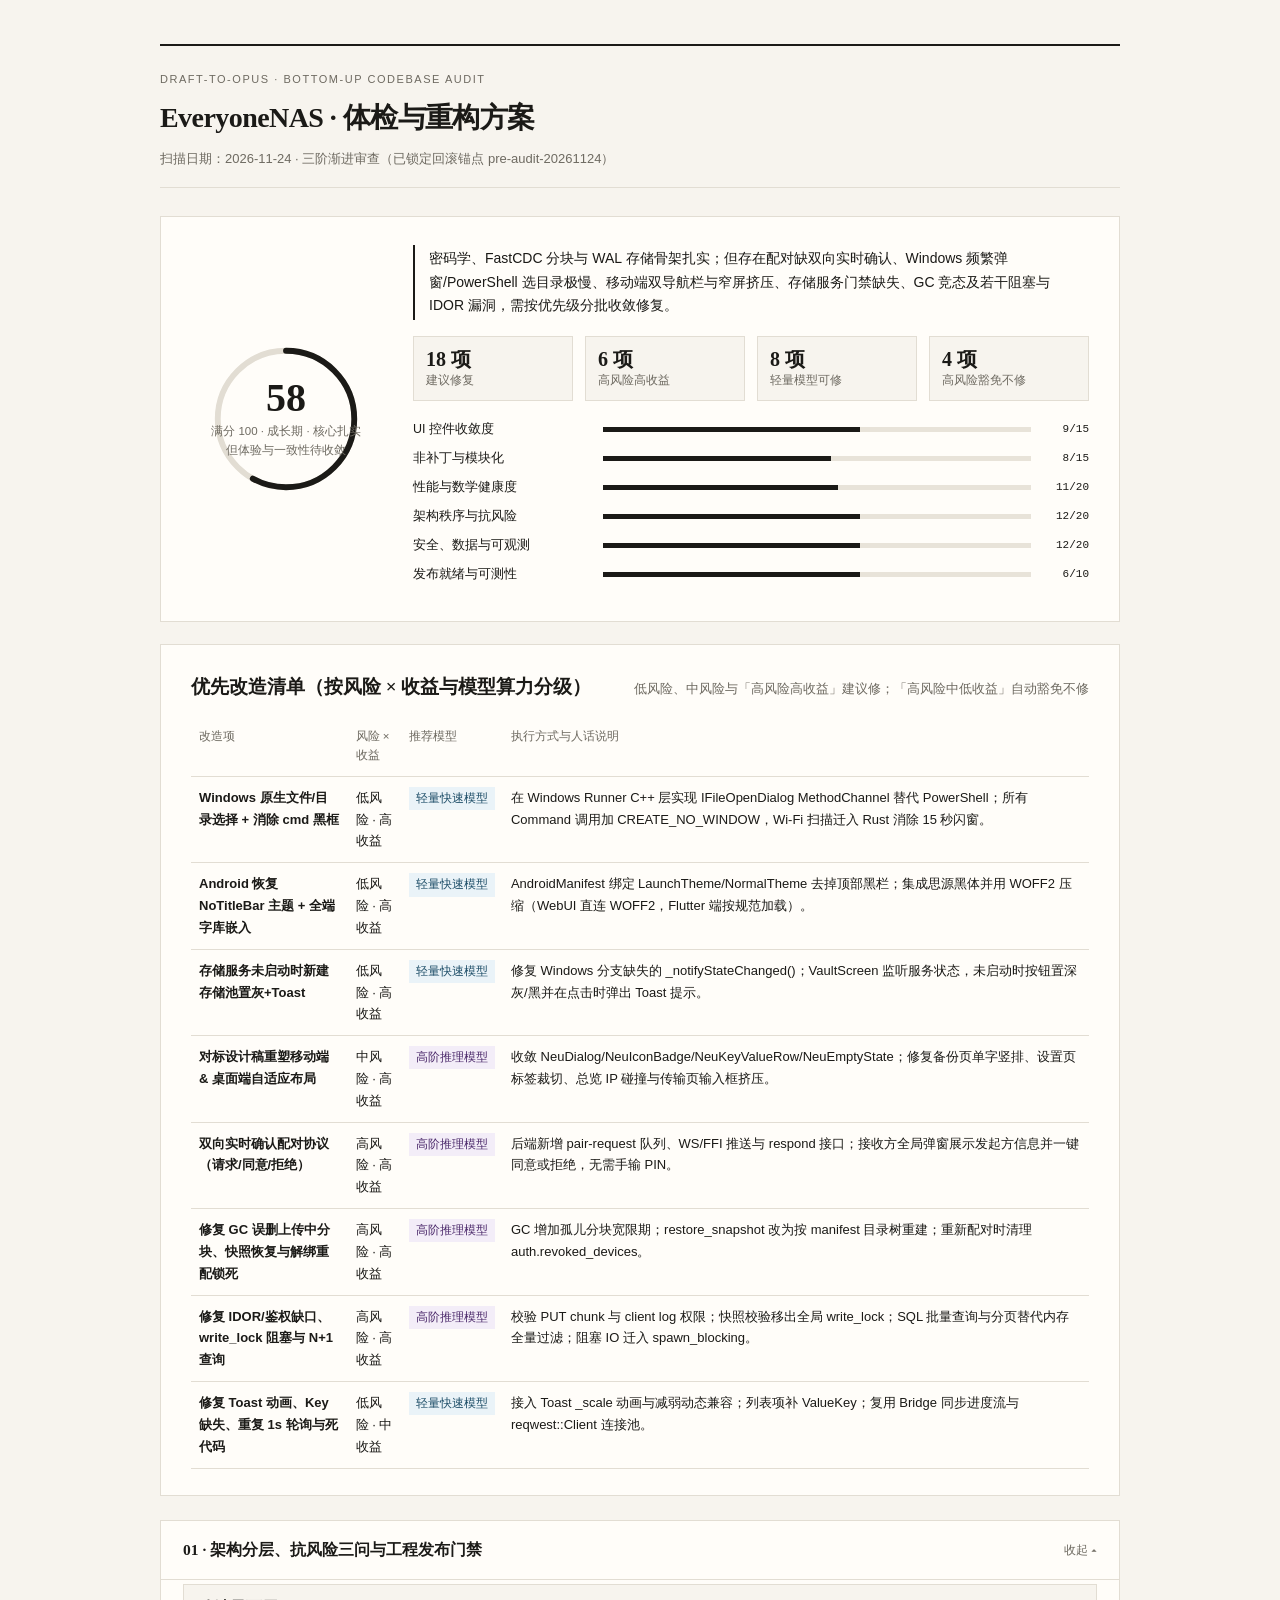
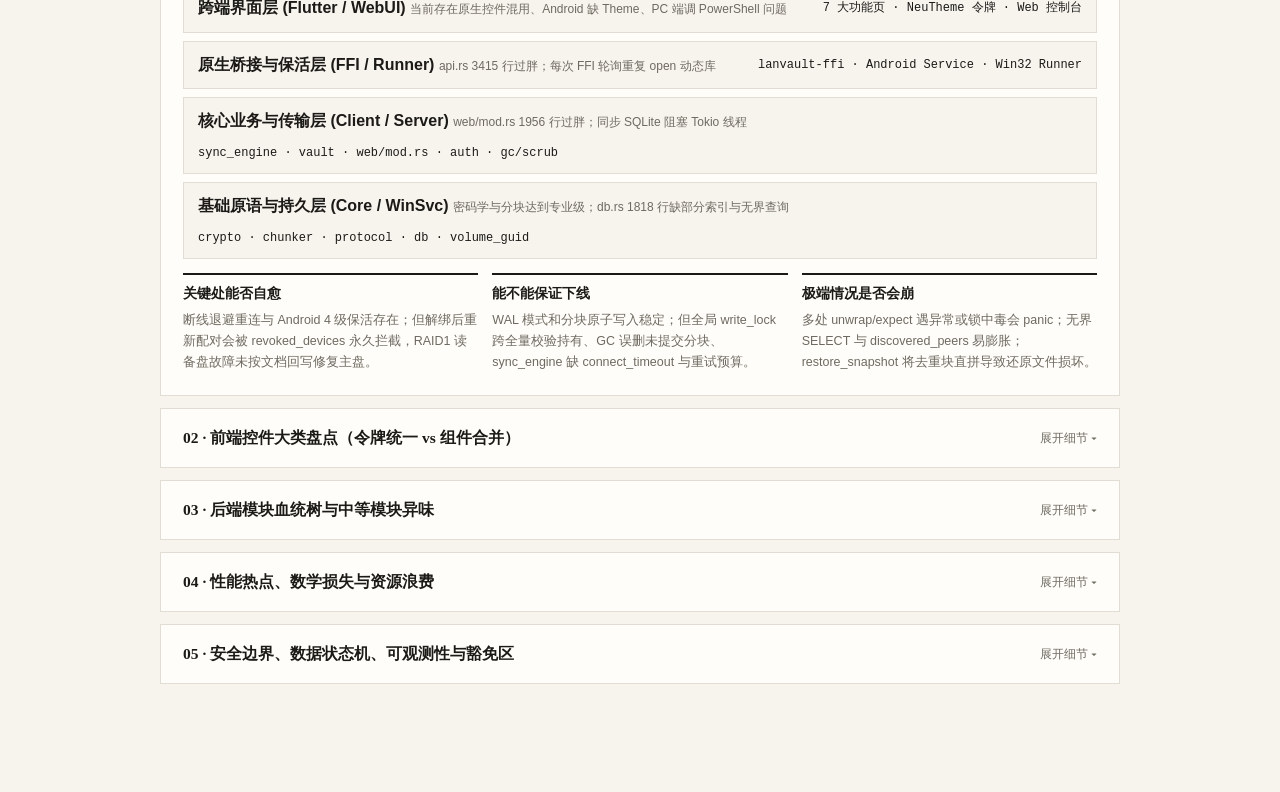
<file: docs/audit-report.html>
<!DOCTYPE html>
<html lang="zh-CN">
<head>
  <meta charset="UTF-8" />
  <meta name="viewport" content="width=device-width, initial-scale=1.0" />
  <title>草稿到作品 · EveryoneNAS 体检与重构方案</title>
  <style>
    :root {
      --paper: #f7f4ee;
      --surface: #fffdf9;
      --ink: #1b1a17;
      --muted: #6e6a61;
      --rule: #e2ddd3;
      --pro: #27593a; --pro-bg: #edf5ef;
      --semi: #945d1f; --semi-bg: #faf3e8;
      --draft: #993730; --draft-bg: #faecea;
      --fast: #1e4e68; --fast-bg: #eaf3f8;
      --opus: #4c2a6b; --opus-bg: #f3edf8;
      --ease: cubic-bezier(0.22, 1, 0.36, 1);
    }
    * { box-sizing: border-box; }
    body {
      margin: 0; background: var(--paper); color: var(--ink);
      font-family: -apple-system, BlinkMacSystemFont, "Segoe UI", "PingFang SC", "Noto Sans SC", sans-serif;
      line-height: 1.68; -webkit-font-smoothing: antialiased; padding: 44px 24px 96px;
    }
    .page { max-width: 960px; margin: 0 auto; }
    .serif { font-family: Georgia, "Songti SC", "Noto Serif SC", serif; }
    .mono { font-family: ui-monospace, "SFMono-Regular", Menlo, Consolas, monospace; font-size: 0.88em; }

    header.masthead { border-top: 2px solid var(--ink); border-bottom: 1px solid var(--rule); padding: 24px 0 18px; margin-bottom: 28px; }
    .kicker { font-size: 11px; letter-spacing: 0.14em; text-transform: uppercase; color: var(--muted); margin-bottom: 6px; }
    h1.title { font-size: 28px; font-weight: 600; margin: 0 0 6px; letter-spacing: -0.02em; }
    .meta-line { color: var(--muted); font-size: 13px; margin: 0; }

    .reveal { opacity: 0; transform: translateY(12px); transition: opacity 0.55s var(--ease), transform 0.55s var(--ease); }
    .reveal.visible { opacity: 1; transform: translateY(0); }

    .hero-card { background: var(--surface); border: 1px solid var(--rule); padding: 28px 30px; margin-bottom: 22px; }
    .summary-spread { display: grid; grid-template-columns: 190px 1fr; gap: 32px; align-items: center; }
    .ring-wrap { position: relative; width: 156px; height: 156px; margin: 0 auto; }
    .ring-wrap svg { transform: rotate(-90deg); width: 156px; height: 156px; }
    .ring-track { fill: none; stroke: var(--rule); stroke-width: 6; }
    .ring-fill { fill: none; stroke: var(--ink); stroke-width: 6; stroke-linecap: round; stroke-dasharray: 440; stroke-dashoffset: 440; transition: stroke-dashoffset 1s var(--ease); }
    .ring-center { position: absolute; inset: 0; display: flex; flex-direction: column; align-items: center; justify-content: center; text-align: center; }
    .ring-num { font-size: 40px; font-weight: 600; line-height: 1; }
    .ring-label { font-size: 11.5px; color: var(--muted); margin-top: 4px; }
    .tldr { border-left: 2px solid var(--ink); padding: 2px 0 2px 14px; font-size: 14px; margin: 0 0 16px; }

    .kpi-quartet { display: grid; grid-template-columns: repeat(4, 1fr); gap: 12px; margin-bottom: 18px; }
    .kpi { background: var(--paper); border: 1px solid var(--rule); padding: 10px 12px; }
    .kpi-val { font-size: 20px; font-weight: 600; line-height: 1.2; }
    .kpi-lbl { font-size: 11.5px; color: var(--muted); }

    .dim-row { display: grid; grid-template-columns: 180px 1fr 48px; gap: 10px; align-items: center; margin-bottom: 8px; font-size: 12.5px; }
    .dim-track { height: 5px; background: #e8e3d9; overflow: hidden; }
    .dim-fill { height: 100%; width: 0%; background: var(--ink); transition: width 0.85s var(--ease); }

    .action-box { background: var(--surface); border: 1px solid var(--rule); padding: 26px 30px; margin-bottom: 24px; }
    .sec-head { display: flex; justify-content: space-between; align-items: baseline; flex-wrap: wrap; gap: 10px; margin-bottom: 14px; }
    .sec-head h2 { font-size: 19px; margin: 0; font-weight: 600; }
    .sec-sub { font-size: 13px; color: var(--muted); margin: 0; }

    details.drawer { background: var(--surface); border: 1px solid var(--rule); margin-bottom: 12px; }
    details.drawer > summary {
      cursor: pointer; list-style: none; padding: 16px 22px; font-size: 15.5px; font-weight: 600;
      display: flex; justify-content: space-between; align-items: center;
    }
    details.drawer > summary::-webkit-details-marker { display: none; }
    details.drawer > summary::after { content: "展开细节 ▾"; font-size: 12px; font-weight: 400; color: var(--muted); }
    details.drawer[open] > summary::after { content: "收起 ▴"; }
    .drawer-body { padding: 4px 22px 22px; border-top: 1px solid var(--rule); }

    table { width: 100%; border-collapse: collapse; font-size: 13px; }
    th, td { text-align: left; padding: 10px 8px; border-bottom: 1px solid var(--rule); vertical-align: top; }
    th { font-size: 11.5px; color: var(--muted); font-weight: 500; }

    .tag { display: inline-block; padding: 2px 7px; font-size: 11.5px; font-weight: 500; white-space: nowrap; }
    .tag-pro { color: var(--pro); background: var(--pro-bg); }
    .tag-semi { color: var(--semi); background: var(--semi-bg); }
    .tag-draft { color: var(--draft); background: var(--draft-bg); }
    .tag-fast { color: var(--fast); background: var(--fast-bg); }
    .tag-opus { color: var(--opus); background: var(--opus-bg); }

    .arch-layer { background: var(--paper); border: 1px solid var(--rule); padding: 10px 14px; margin-bottom: 8px; display: flex; justify-content: space-between; align-items: center; flex-wrap: wrap; gap: 8px; }
    .res-grid { display: grid; grid-template-columns: repeat(3, 1fr); gap: 14px; margin-top: 14px; }
    .res-card { border-top: 2px solid var(--ink); padding-top: 8px; }
    .res-card h3 { font-size: 13.5px; margin: 0 0 4px; }
    .res-card p { font-size: 12.5px; color: var(--muted); margin: 0; }

    details.tree-node { margin-left: 16px; border-left: 1px solid var(--rule); padding-left: 12px; margin-top: 4px; }
    details.tree-node > summary { cursor: pointer; list-style: none; font-size: 13px; padding: 3px 0; }
    .tree-leaf { margin-left: 16px; padding: 3px 0 3px 12px; border-left: 1px solid var(--rule); font-size: 13px; }

    @media (max-width: 760px) {
      .summary-spread, .kpi-quartet, .res-grid { grid-template-columns: 1fr; }
    }
  </style>
</head>
<body>
  <div class="page">
    <header class="masthead reveal">
      <div class="kicker">Draft-to-Opus · Bottom-Up Codebase Audit</div>
      <h1 class="title serif" id="project-title">EveryoneNAS · 体检与重构方案</h1>
      <p class="meta-line" id="project-meta">三阶渐进审查（已锁定备份标签 pre-audit-20261124）</p>
    </header>

    <section class="hero-card reveal">
      <div class="summary-spread">
        <div class="ring-wrap">
          <svg viewBox="0 0 160 160">
            <circle class="ring-track" cx="80" cy="80" r="70" />
            <circle class="ring-fill" id="score-ring" cx="80" cy="80" r="70" />
          </svg>
          <div class="ring-center">
            <div class="ring-num serif" id="score-num">0</div>
            <div class="ring-label" id="score-verdict">评估中</div>
          </div>
        </div>
        <div>
          <p class="tldr" id="plain-summary"></p>
          <div class="kpi-quartet" id="kpi-quartet"></div>
          <div id="dim-bars"></div>
        </div>
      </div>
    </section>

    <section class="action-box reveal">
      <div class="sec-head">
        <h2 class="serif">优先改造清单（按风险 × 收益与模型算力分级）</h2>
        <p class="sec-sub">低风险、中风险与「高风险高收益」建议修；「高风险中低收益」自动豁免不修</p>
      </div>
      <table>
        <thead><tr><th>改造项</th><th>风险 × 收益</th><th>推荐模型</th><th>执行方式与人话说明</th></tr></thead>
        <tbody id="action-body"></tbody>
      </table>
    </section>

    <details class="drawer reveal" open>
      <summary class="serif">01 · 架构分层、抗风险三问与工程发布门禁</summary>
      <div class="drawer-body">
        <div id="arch-stack"></div>
        <div class="res-grid" id="resilience-cards"></div>
      </div>
    </details>

    <details class="drawer reveal">
      <summary class="serif">02 · 前端控件大类盘点（令牌统一 vs 组件合并）</summary>
      <div class="drawer-body">
        <table>
          <thead><tr><th>控件大类</th><th>现状</th><th>建议</th><th>说明</th></tr></thead>
          <tbody id="frontend-body"></tbody>
        </table>
      </div>
    </details>

    <details class="drawer reveal">
      <summary class="serif">03 · 后端模块血统树与中等模块异味</summary>
      <div class="drawer-body">
        <p style="font-size:12.5px;color:var(--muted);margin:8px 0 12px;">
          <span class="tag tag-pro">专业</span> 可复用 · <span class="tag tag-semi">半手写</span> 带补丁 · <span class="tag tag-draft">手写草稿</span> 建议重写
        </p>
        <div id="backend-tree"></div>
      </div>
    </details>

    <details class="drawer reveal">
      <summary class="serif">04 · 性能热点、数学损失与资源浪费</summary>
      <div class="drawer-body">
        <table>
          <thead><tr><th>类型与位置</th><th>问题</th><th>改良方案</th><th>实际影响</th></tr></thead>
          <tbody id="perf-body"></tbody>
        </table>
      </div>
    </details>

    <details class="drawer reveal">
      <summary class="serif">05 · 安全边界、数据状态机、可观测性与豁免区</summary>
      <div class="drawer-body">
        <table>
          <thead><tr><th>审查域与位置</th><th>问题</th><th>修复建议</th><th>潜在后果</th></tr></thead>
          <tbody id="audit-body"></tbody>
        </table>
        <h4 style="font-size:13.5px;margin:18px 0 8px;">虽然丑但别乱动（高风险 × 中低收益豁免）</h4>
        <ul id="exemption-list" style="margin:0;padding-left:18px;font-size:13px;color:var(--muted);"></ul>
      </div>
    </details>
  </div>

  <script>
    window.REPORT_DATA = {
      projectName: "EveryoneNAS",
      scanDate: "2026-11-24",
      totalScore: 58,
      verdict: "成长期 · 核心扎实但体验与一致性待收敛",
      plainSummary: "密码学、FastCDC 分块与 WAL 存储骨架扎实；但存在配对缺双向实时确认、Windows 频繁弹窗/PowerShell 选目录极慢、移动端双导航栏与窄屏挤压、存储服务门禁缺失、GC 竞态及若干阻塞与 IDOR 漏洞，需按优先级分批收敛修复。",
      kpis: [
        { val: "18 项", lbl: "建议修复" },
        { val: "6 项", lbl: "高风险高收益" },
        { val: "8 项", lbl: "轻量模型可修" },
        { val: "4 项", lbl: "高风险豁免不修" }
      ],
      dimensions: [
        { name: "UI 控件收敛度", score: 9, max: 15 },
        { name: "非补丁与模块化", score: 8, max: 15 },
        { name: "性能与数学健康度", score: 11, max: 20 },
        { name: "架构秩序与抗风险", score: 12, max: 20 },
        { name: "安全、数据与可观测", score: 12, max: 20 },
        { name: "发布就绪与可测性", score: 6, max: 10 }
      ],
      actions: [
        { name: "Windows 原生文件/目录选择 + 消除 cmd 黑框", riskPayoff: "低风险 · 高收益", model: "fast", desc: "在 Windows Runner C++ 层实现 IFileOpenDialog MethodChannel 替代 PowerShell；所有 Command 调用加 CREATE_NO_WINDOW，Wi-Fi 扫描迁入 Rust 消除 15 秒闪窗。" },
        { name: "Android 恢复 NoTitleBar 主题 + 全端字库嵌入", riskPayoff: "低风险 · 高收益", model: "fast", desc: "AndroidManifest 绑定 LaunchTheme/NormalTheme 去掉顶部黑栏；集成思源黑体并用 WOFF2 压缩（WebUI 直连 WOFF2，Flutter 端按规范加载）。" },
        { name: "存储服务未启动时新建存储池置灰+Toast", riskPayoff: "低风险 · 高收益", model: "fast", desc: "修复 Windows 分支缺失的 _notifyStateChanged()；VaultScreen 监听服务状态，未启动时按钮置深灰/黑并在点击时弹出 Toast 提示。" },
        { name: "对标设计稿重塑移动端 & 桌面端自适应布局", riskPayoff: "中风险 · 高收益", model: "opus", desc: "收敛 NeuDialog/NeuIconBadge/NeuKeyValueRow/NeuEmptyState；修复备份页单字竖排、设置页标签裁切、总览 IP 碰撞与传输页输入框挤压。" },
        { name: "双向实时确认配对协议（请求/同意/拒绝）", riskPayoff: "高风险 · 高收益", model: "opus", desc: "后端新增 pair-request 队列、WS/FFI 推送与 respond 接口；接收方全局弹窗展示发起方信息并一键同意或拒绝，无需手输 PIN。" },
        { name: "修复 GC 误删上传中分块、快照恢复与解绑重配锁死", riskPayoff: "高风险 · 高收益", model: "opus", desc: "GC 增加孤儿分块宽限期；restore_snapshot 改为按 manifest 目录树重建；重新配对时清理 auth.revoked_devices。" },
        { name: "修复 IDOR/鉴权缺口、write_lock 阻塞与 N+1 查询", riskPayoff: "高风险 · 高收益", model: "opus", desc: "校验 PUT chunk 与 client log 权限；快照校验移出全局 write_lock；SQL 批量查询与分页替代内存全量过滤；阻塞 IO 迁入 spawn_blocking。" },
        { name: "修复 Toast 动画、Key 缺失、重复 1s 轮询与死代码", riskPayoff: "低风险 · 中收益", model: "fast", desc: "接入 Toast _scale 动画与减弱动态兼容；列表项补 ValueKey；复用 Bridge 同步进度流与 reqwest::Client 连接池。" }
      ],
      archLayers: [
        { title: "跨端界面层 (Flutter / WebUI)", items: ["7 大功能页", "NeuTheme 令牌", "Web 控制台"], note: "当前存在原生控件混用、Android 缺 Theme、PC 端调 PowerShell 问题" },
        { title: "原生桥接与保活层 (FFI / Runner)", items: ["lanvault-ffi", "Android Service", "Win32 Runner"], note: "api.rs 3415 行过胖；每次 FFI 轮询重复 open 动态库" },
        { title: "核心业务与传输层 (Client / Server)", items: ["sync_engine", "vault", "web/mod.rs", "auth", "gc/scrub"], note: "web/mod.rs 1956 行过胖；同步 SQLite 阻塞 Tokio 线程" },
        { title: "基础原语与持久层 (Core / WinSvc)", items: ["crypto", "chunker", "protocol", "db", "volume_guid"], note: "密码学与分块达到专业级；db.rs 1818 行缺部分索引与无界查询" }
      ],
      resilience: [
        { title: "关键处能否自愈", body: "断线退避重连与 Android 4 级保活存在；但解绑后重新配对会被 revoked_devices 永久拦截，RAID1 读备盘故障未按文档回写修复主盘。" },
        { title: "能不能保证下线", body: "WAL 模式和分块原子写入稳定；但全局 write_lock 跨全量校验持有、GC 误删未提交分块、sync_engine 缺 connect_timeout 与重试预算。" },
        { title: "极端情况是否会崩", body: "多处 unwrap/expect 遇异常或锁中毒会 panic；无界 SELECT 与 discovered_peers 易膨胀；restore_snapshot 将去重块直拼导致还原文件损坏。" }
      ],
      frontendInventory: [
        { category: "弹窗 Overlay", variants: "showDialog 与 showNeuDialog 混用，4 处手写 Dialog 头部", action: "合并标准组件", note: "收敛为统一 NeuDialog 并内置滚动保护，防止小屏溢出。" },
        { category: "标签与筛选导航", variants: "NeuSegmentedControl 与设置页手写水平胶囊条并存", action: "合并标准组件", note: "修复设置页右侧标签裁切、设备页分段文本截断与 15px 芯片关闭热区。" },
        { category: "列表行与状态展示", variants: "4 套信息行实现、7 处手写空状态盒、20+ 处图标徽章", action: "合并标准组件", note: "提取 NeuIconBadge / NeuKeyValueRow / NeuEmptyState，消除备份页单字竖排挤压。" },
        { category: "基础令牌与反馈", variants: "NeuToast 未用 _scale、多处硬编码色值与间距", action: "仅统一令牌", note: "收敛到 NeuTokens / NeuMotion，修正 healthy 按钮白字对比度。" }
      ],
      backendTree: {
        name: "lanvault-ffi / api.rs (3415行)", provenance: "draft", desc: "God 文件；含同步 IO 阻塞、重复 Database::open 与损坏的 restore_snapshot",
        children: [
          { name: "lanvault-core / crypto & chunker & protocol", provenance: "pro", desc: "零化密钥、AEAD、FastCDC 与长度前缀签名" },
          { name: "lanvault-core / db.rs (1818行)", provenance: "semi", desc: "WAL 索引扎实，但含无界查询与未校验符号转换" },
          { name: "lanvault-server / web/mod.rs (1956行)", provenance: "draft", desc: "路由/状态/DTO 混杂；同步查库阻塞与全局 write_lock 争用" },
          { name: "lanvault-server / vault & gc & scrub & auth", provenance: "semi", desc: "存在路径自重叠、GC 竞态、RAID1 未自愈与重配锁死" },
          { name: "lanvault-client / sync_engine & clipboard & scanner", provenance: "semi", desc: "流式管线良好；cache.clear() 悬崖与文件名未清洗" },
          { name: "lanvault-win-svc / main & firewall & volume_guid", provenance: "semi", desc: "Win32 卷标处理专业；netsh 缺 CREATE_NO_WINDOW" }
        ]
      },
      perfLosses: [
        { category: "进程弹窗与冷启动", location: "system_env_helper.dart:128,194,242", issue: "每次选目录/文件拉起 PowerShell 编译 C#；15s 轮询拉起 cmd/netsh", fix: "C++ Runner 原生 IFileOpenDialog + Rust CREATE_NO_WINDOW", impact: "选择目录从数秒降至毫秒级，彻底消除后台闪窗。" },
        { category: "FFI 与轮询开销", location: "lanvault_bridge.dart:1020; dashboard/backup", issue: "每次 FFI 调用 Isolate.run 重新 open 动态库；双页各开 1s 轮询", fix: "共享 Bridge 进度流与后端共享 reqwest::Client", impact: "大幅减少桌面与手机 CPU/内存抖动。" },
        { category: "锁竞争与阻塞异步", location: "web/mod.rs:1107; api.rs:745,2484", issue: "异步线程跑同步 SQLite/ipconfig/Argon2；write_lock 跨全快照校验", fix: "迁入 spawn_blocking，校验与落盘解耦锁粒度", impact: "消除高并发上传或状态轮询时的全服务卡顿。" },
        { category: "N+1 与无界集合", location: "web/mod.rs:154,995; gc.rs:153; sync_engine.rs:562", issue: "每秒 WS 状态 N+1 查卷；内存过滤全量快照；10万缓存整表 clear()", fix: "新增 list_all_volumes、SQL 分页与渐进淘汰", impact: "大库下内存可控且不发生吞吐骤降。" }
      ],
      deepAudit: [
        { domain: "交互契约缺失", location: "web/mod.rs:1521; pairing_screen.dart:114", issue: "仅支持发起方手输 PIN，被配对端无任何弹窗通知", fix: "新增 pair-request 队列、WS/FFI 事件与全局同意/拒绝弹窗", impact: "解决“发起配对另一方毫无反应”的核心痛点。" },
        { domain: "授权与数据隔离", location: "web/mod.rs:900; debug_routes.rs:73", issue: "PUT chunk 未校权限与配额；client 日志上报缺管理员约束", fix: "补齐会话与目标存储池边界校验及限流", impact: "防止非授权已配对设备写满或污染存储池。" },
        { domain: "数据完整性", location: "api.rs:3289; gc.rs:144; vault.rs:123", issue: "restore_snapshot 直拼去重块；GC 删 ref_count=0 上传中块；同池子目录未判重", fix: "按 manifest 重建目录；GC 加宽限期；路径规范化后判重", impact: "保证快照恢复可用、上传不丢块、多盘路径不踩踏。" },
        { domain: "凭据与路径安全", location: "auth.rs:386; clipboard.rs:155; web/mod.rs:1658", issue: "解绑重配永久 401；剪贴板远端文件名未剥离路径穿越；全局剪贴板密钥未轮换", fix: "重配移除吊销集；清洗文件名；解绑时轮换/隔离密钥", impact: "防止设备锁死与任意路径写入风险。" }
      ],
      exemptions: [
        "加密核心 (crates/lanvault-core/src/crypto.rs · 高风险 × 低收益)：Ed25519/X25519/ChaCha20 与 Zeroize 已完备且含单测，保持不动。",
        "FastCDC 分块核心 (crates/lanvault-core/src/chunker.rs · 高风险 × 低收益)：边界校验与流式封包已稳定且含单测，保持不动。",
        "Win32 卷 GUID 解析 (crates/lanvault-win-svc/src/volume_guid.rs · 高风险 × 低收益)：Win32 FFI 与 RAII 句柄处理严谨，保持不动。",
        "Android 底层 JNI / Shizuku / Root 提权桥接 (c_abi.rs JNI 与 privilege/*.kt · 高风险 × 中收益)：已针对 R8 调通且设备端实测可用，本次仅补齐边界不做大改。"
      ]
    };

    const provMap = { pro: ["tag-pro", "专业"], semi: ["tag-semi", "半手写"], draft: ["tag-draft", "手写草稿"] };
    const modelMap = { fast: ["tag-fast", "轻量快速模型"], opus: ["tag-opus", "高阶推理模型"] };

    function renderAll() {
      const d = window.REPORT_DATA;
      document.getElementById("project-title").textContent = `${d.projectName} · 体检与重构方案`;
      document.getElementById("project-meta").textContent = `扫描日期：${d.scanDate} · 三阶渐进审查（已锁定回滚锚点 pre-audit-20261124）`;
      document.getElementById("score-verdict").textContent = `满分 100 · ${d.verdict}`;
      document.getElementById("plain-summary").textContent = d.plainSummary || "";

      const ring = document.getElementById("score-ring");
      setTimeout(() => { ring.style.strokeDashoffset = 440 - (440 * d.totalScore) / 100; }, 100);
      let cur = 0;
      const timer = setInterval(() => {
        cur = Math.min(d.totalScore, cur + Math.max(1, Math.ceil(d.totalScore / 28)));
        document.getElementById("score-num").textContent = cur;
        if (cur >= d.totalScore) clearInterval(timer);
      }, 24);

      document.getElementById("kpi-quartet").innerHTML = (d.kpis || []).map(k =>
        `<div class="kpi"><div class="kpi-val serif">${k.val}</div><div class="kpi-lbl">${k.lbl}</div></div>`).join("");

      document.getElementById("dim-bars").innerHTML = d.dimensions.map(dim => `
        <div class="dim-row">
          <span>${dim.name}</span>
          <div class="dim-track"><div class="dim-fill" data-pct="${(dim.score / dim.max) * 100}"></div></div>
          <span class="mono" style="text-align:right">${dim.score}/${dim.max}</span>
        </div>`).join("");
      setTimeout(() => { document.querySelectorAll(".dim-fill").forEach(el => { el.style.width = el.dataset.pct + "%"; }); }, 160);

      document.getElementById("action-body").innerHTML = (d.actions || []).map(a => {
        const [mCls, mLbl] = modelMap[a.model] || modelMap.fast;
        return `<tr><td><strong>${a.name}</strong></td><td>${a.riskPayoff}</td><td><span class="tag ${mCls}">${mLbl}</span></td><td>${a.desc}</td></tr>`;
      }).join("");

      document.getElementById("arch-stack").innerHTML = (d.archLayers || []).map(l =>
        `<div class="arch-layer"><div><strong>${l.title}</strong> <span style="color:var(--muted);font-size:12px;">${l.note || ""}</span></div><div class="mono" style="font-size:12px;">${(l.items || []).join(" · ")}</div></div>`).join("");

      document.getElementById("resilience-cards").innerHTML = (d.resilience || []).map(r =>
        `<div class="res-card"><h3>${r.title}</h3><p>${r.body}</p></div>`).join("");

      document.getElementById("frontend-body").innerHTML = (d.frontendInventory || []).map(f =>
        `<tr><td><strong>${f.category}</strong></td><td>${f.variants}</td><td>${f.action}</td><td>${f.note}</td></tr>`).join("");

      function buildTree(node) {
        const [cls, lbl] = provMap[node.provenance] || provMap.draft;
        const badge = `<span class="tag ${cls}">${lbl}</span>`;
        if (!node.children || !node.children.length) return `<div class="tree-leaf">${node.name} ${badge} <span style="color:var(--muted)">${node.desc || ""}</span></div>`;
        return `<details class="tree-node" open><summary>${node.name} ${badge} <span style="color:var(--muted)">${node.desc || ""}</span></summary>${node.children.map(buildTree).join("")}</details>`;
      }
      document.getElementById("backend-tree").innerHTML = buildTree(d.backendTree);

      document.getElementById("perf-body").innerHTML = (d.perfLosses || []).map(p =>
        `<tr><td><strong>${p.category}</strong><div class="mono">${p.location}</div></td><td>${p.issue}</td><td>${p.fix}</td><td>${p.impact}</td></tr>`).join("");

      document.getElementById("audit-body").innerHTML = (d.deepAudit || []).map(a =>
        `<tr><td><strong>${a.domain}</strong><div class="mono">${a.location}</div></td><td>${a.issue}</td><td>${a.fix}</td><td>${a.impact}</td></tr>`).join("");

      document.getElementById("exemption-list").innerHTML = (d.exemptions || []).map(e => `<li>${e}</li>`).join("");
    }

    const io = new IntersectionObserver(entries => {
      entries.forEach((e, i) => { if (e.isIntersecting) { setTimeout(() => e.target.classList.add("visible"), i * 50); io.unobserve(e.target); } });
    }, { threshold: 0.06 });
    document.querySelectorAll(".reveal").forEach(el => io.observe(el));
    renderAll();
  </script>
</body>
</html>
</file>
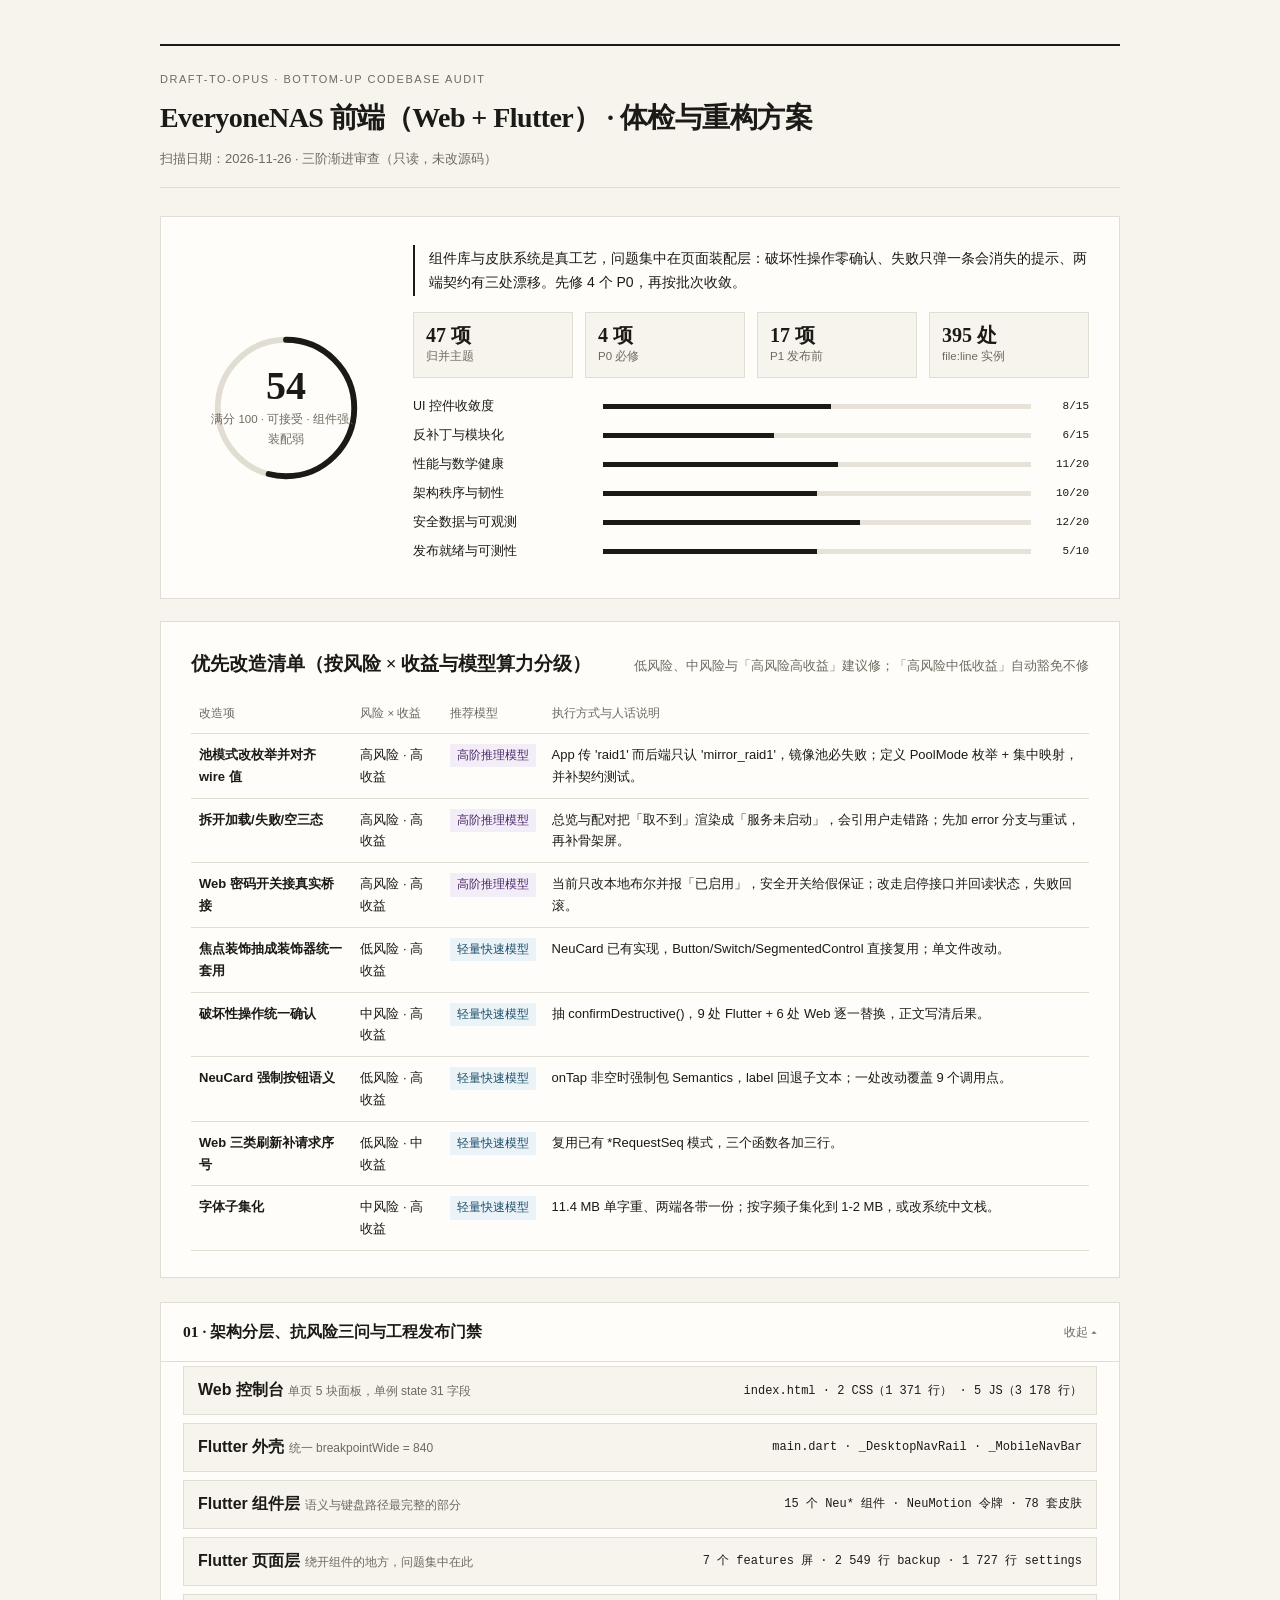
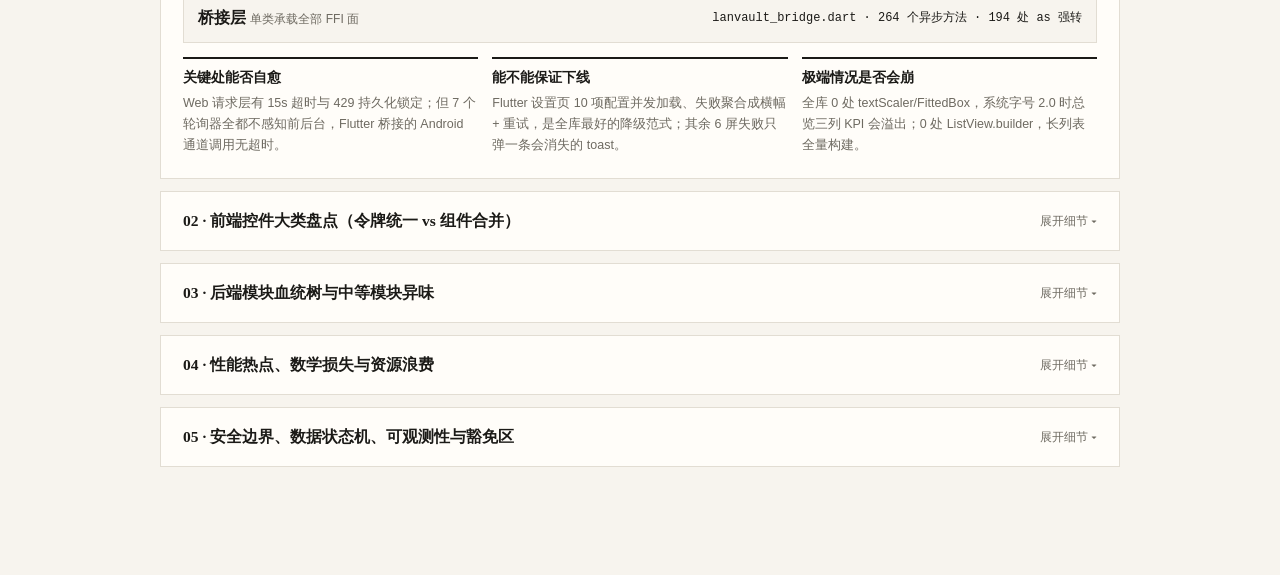
<file: docs/design-audit-2026-11-26.html>
<!DOCTYPE html>
<html lang="zh-CN">
<head>
  <meta charset="UTF-8" />
  <meta name="viewport" content="width=device-width, initial-scale=1.0" />
  <title>草稿到作品 · 体检与重构方案</title>
  <style>
    :root {
      --paper: #f7f4ee;
      --surface: #fffdf9;
      --ink: #1b1a17;
      --muted: #6e6a61;
      --rule: #e2ddd3;
      --pro: #27593a; --pro-bg: #edf5ef;
      --semi: #945d1f; --semi-bg: #faf3e8;
      --draft: #993730; --draft-bg: #faecea;
      --fast: #1e4e68; --fast-bg: #eaf3f8;
      --opus: #4c2a6b; --opus-bg: #f3edf8;
      --ease: cubic-bezier(0.22, 1, 0.36, 1);
    }
    * { box-sizing: border-box; }
    body {
      margin: 0; background: var(--paper); color: var(--ink);
      font-family: -apple-system, BlinkMacSystemFont, "Segoe UI", "PingFang SC", "Noto Sans SC", sans-serif;
      line-height: 1.68; -webkit-font-smoothing: antialiased; padding: 44px 24px 96px;
    }
    .page { max-width: 960px; margin: 0 auto; }
    .serif { font-family: Georgia, "Songti SC", "Noto Serif SC", serif; }
    .mono { font-family: ui-monospace, "SFMono-Regular", Menlo, Consolas, monospace; font-size: 0.88em; }

    header.masthead { border-top: 2px solid var(--ink); border-bottom: 1px solid var(--rule); padding: 24px 0 18px; margin-bottom: 28px; }
    .kicker { font-size: 11px; letter-spacing: 0.14em; text-transform: uppercase; color: var(--muted); margin-bottom: 6px; }
    h1.title { font-size: 28px; font-weight: 600; margin: 0 0 6px; letter-spacing: -0.02em; }
    .meta-line { color: var(--muted); font-size: 13px; margin: 0; }

    .reveal { opacity: 0; transform: translateY(12px); transition: opacity 0.55s var(--ease), transform 0.55s var(--ease); }
    .reveal.visible { opacity: 1; transform: translateY(0); }

    /* Inverted Pyramid Top Hero */
    .hero-card { background: var(--surface); border: 1px solid var(--rule); padding: 28px 30px; margin-bottom: 22px; }
    .summary-spread { display: grid; grid-template-columns: 190px 1fr; gap: 32px; align-items: center; }
    .ring-wrap { position: relative; width: 156px; height: 156px; margin: 0 auto; }
    .ring-wrap svg { transform: rotate(-90deg); width: 156px; height: 156px; }
    .ring-track { fill: none; stroke: var(--rule); stroke-width: 6; }
    .ring-fill { fill: none; stroke: var(--ink); stroke-width: 6; stroke-linecap: round; stroke-dasharray: 440; stroke-dashoffset: 440; transition: stroke-dashoffset 1s var(--ease); }
    .ring-center { position: absolute; inset: 0; display: flex; flex-direction: column; align-items: center; justify-content: center; text-align: center; }
    .ring-num { font-size: 40px; font-weight: 600; line-height: 1; }
    .ring-label { font-size: 11.5px; color: var(--muted); margin-top: 4px; }
    .tldr { border-left: 2px solid var(--ink); padding: 2px 0 2px 14px; font-size: 14px; margin: 0 0 16px; }

    /* 4 KPI Quartet */
    .kpi-quartet { display: grid; grid-template-columns: repeat(4, 1fr); gap: 12px; margin-bottom: 18px; }
    .kpi { background: var(--paper); border: 1px solid var(--rule); padding: 10px 12px; }
    .kpi-val { font-size: 20px; font-weight: 600; line-height: 1.2; }
    .kpi-lbl { font-size: 11.5px; color: var(--muted); }

    .dim-row { display: grid; grid-template-columns: 180px 1fr 48px; gap: 10px; align-items: center; margin-bottom: 8px; font-size: 12.5px; }
    .dim-track { height: 5px; background: #e8e3d9; overflow: hidden; }
    .dim-fill { height: 100%; width: 0%; background: var(--ink); transition: width 0.85s var(--ease); }

    /* Primary Visual Focus: Action & Model-Tier Matrix */
    .action-box { background: var(--surface); border: 1px solid var(--rule); padding: 26px 30px; margin-bottom: 24px; }
    .sec-head { display: flex; justify-content: space-between; align-items: baseline; flex-wrap: wrap; gap: 10px; margin-bottom: 14px; }
    .sec-head h2 { font-size: 19px; margin: 0; font-weight: 600; }
    .sec-sub { font-size: 13px; color: var(--muted); margin: 0; }

    /* Progressive Disclosure Drawers */
    details.drawer { background: var(--surface); border: 1px solid var(--rule); margin-bottom: 12px; }
    details.drawer > summary {
      cursor: pointer; list-style: none; padding: 16px 22px; font-size: 15.5px; font-weight: 600;
      display: flex; justify-content: space-between; align-items: center;
    }
    details.drawer > summary::-webkit-details-marker { display: none; }
    details.drawer > summary::after { content: "展开细节 ▾"; font-size: 12px; font-weight: 400; color: var(--muted); }
    details.drawer[open] > summary::after { content: "收起 ▴"; }
    .drawer-body { padding: 4px 22px 22px; border-top: 1px solid var(--rule); }

    table { width: 100%; border-collapse: collapse; font-size: 13px; }
    th, td { text-align: left; padding: 10px 8px; border-bottom: 1px solid var(--rule); vertical-align: top; }
    th { font-size: 11.5px; color: var(--muted); font-weight: 500; }

    .tag { display: inline-block; padding: 2px 7px; font-size: 11.5px; font-weight: 500; white-space: nowrap; }
    .tag-pro { color: var(--pro); background: var(--pro-bg); }
    .tag-semi { color: var(--semi); background: var(--semi-bg); }
    .tag-draft { color: var(--draft); background: var(--draft-bg); }
    .tag-fast { color: var(--fast); background: var(--fast-bg); }
    .tag-opus { color: var(--opus); background: var(--opus-bg); }

    .arch-layer { background: var(--paper); border: 1px solid var(--rule); padding: 10px 14px; margin-bottom: 8px; display: flex; justify-content: space-between; align-items: center; flex-wrap: wrap; gap: 8px; }
    .res-grid { display: grid; grid-template-columns: repeat(3, 1fr); gap: 14px; margin-top: 14px; }
    .res-card { border-top: 2px solid var(--ink); padding-top: 8px; }
    .res-card h3 { font-size: 13.5px; margin: 0 0 4px; }
    .res-card p { font-size: 12.5px; color: var(--muted); margin: 0; }

    details.tree-node { margin-left: 16px; border-left: 1px solid var(--rule); padding-left: 12px; margin-top: 4px; }
    details.tree-node > summary { cursor: pointer; list-style: none; font-size: 13px; padding: 3px 0; }
    .tree-leaf { margin-left: 16px; padding: 3px 0 3px 12px; border-left: 1px solid var(--rule); font-size: 13px; }

    @media (max-width: 760px) {
      .summary-spread, .kpi-quartet, .res-grid { grid-template-columns: 1fr; }
    }
  </style>
</head>
<body>
  <div class="page">
    <header class="masthead reveal">
      <div class="kicker">Draft-to-Opus · Bottom-Up Codebase Audit</div>
      <h1 class="title serif" id="project-title">项目体检与重构方案</h1>
      <p class="meta-line" id="project-meta">只读诊断模式 · 尚未改动任何源码</p>
    </header>

    <!-- 1. Inverted Pyramid Hero -->
    <section class="hero-card reveal">
      <div class="summary-spread">
        <div class="ring-wrap">
          <svg viewBox="0 0 160 160">
            <circle class="ring-track" cx="80" cy="80" r="70" />
            <circle class="ring-fill" id="score-ring" cx="80" cy="80" r="70" />
          </svg>
          <div class="ring-center">
            <div class="ring-num serif" id="score-num">0</div>
            <div class="ring-label" id="score-verdict">评估中</div>
          </div>
        </div>
        <div>
          <p class="tldr" id="plain-summary"></p>
          <div class="kpi-quartet" id="kpi-quartet"></div>
          <div id="dim-bars"></div>
        </div>
      </div>
    </section>

    <!-- 2. Primary Action Focus: Risk x Payoff + Model Tier -->
    <section class="action-box reveal">
      <div class="sec-head">
        <h2 class="serif">优先改造清单（按风险 × 收益与模型算力分级）</h2>
        <p class="sec-sub">低风险、中风险与「高风险高收益」建议修；「高风险中低收益」自动豁免不修</p>
      </div>
      <table>
        <thead><tr><th scope="col">改造项</th><th scope="col">风险 × 收益</th><th scope="col">推荐模型</th><th scope="col">执行方式与人话说明</th></tr></thead>
        <tbody id="action-body"></tbody>
      </table>
    </section>

    <!-- 3. Progressive Disclosure Drawers (Click to inspect details) -->
    <details class="drawer reveal" open>
      <summary class="serif">01 · 架构分层、抗风险三问与工程发布门禁</summary>
      <div class="drawer-body">
        <div id="arch-stack"></div>
        <div class="res-grid" id="resilience-cards"></div>
      </div>
    </details>

    <details class="drawer reveal">
      <summary class="serif">02 · 前端控件大类盘点（令牌统一 vs 组件合并）</summary>
      <div class="drawer-body">
        <table>
          <thead><tr><th scope="col">控件大类</th><th scope="col">现状</th><th scope="col">建议</th><th scope="col">说明</th></tr></thead>
          <tbody id="frontend-body"></tbody>
        </table>
      </div>
    </details>

    <details class="drawer reveal">
      <summary class="serif">03 · 后端模块血统树与中等模块异味</summary>
      <div class="drawer-body">
        <p style="font-size:12.5px;color:var(--muted);margin:8px 0 12px;">
          <span class="tag tag-pro">专业</span> 可复用 · <span class="tag tag-semi">半手写</span> 带补丁 · <span class="tag tag-draft">手写草稿</span> 建议重写
        </p>
        <div id="backend-tree"></div>
      </div>
    </details>

    <details class="drawer reveal">
      <summary class="serif">04 · 性能热点、数学损失与资源浪费</summary>
      <div class="drawer-body">
        <table>
          <thead><tr><th scope="col">类型与位置</th><th scope="col">问题</th><th scope="col">改良方案</th><th scope="col">实际影响</th></tr></thead>
          <tbody id="perf-body"></tbody>
        </table>
      </div>
    </details>

    <details class="drawer reveal">
      <summary class="serif">05 · 安全边界、数据状态机、可观测性与豁免区</summary>
      <div class="drawer-body">
        <table>
          <thead><tr><th scope="col">审查域与位置</th><th scope="col">问题</th><th scope="col">修复建议</th><th scope="col">潜在后果</th></tr></thead>
          <tbody id="audit-body"></tbody>
        </table>
        <h4 style="font-size:13.5px;margin:18px 0 8px;">虽然丑但别乱动（高风险 × 中低收益豁免）</h4>
        <ul id="exemption-list" style="margin:0;padding-left:18px;font-size:13px;color:var(--muted);"></ul>
      </div>
    </details>
  </div>

  <script>
    // AI ONLY NEEDS TO POPULATE THIS CONCISE OBJECT
    window.REPORT_DATA = {
      "projectName": "EveryoneNAS 前端（Web + Flutter）",
      "scanDate": "2026-11-26",
      "totalScore": 54,
      "verdict": "可接受 · 组件强、装配弱",
      "plainSummary": "组件库与皮肤系统是真工艺，问题集中在页面装配层：破坏性操作零确认、失败只弹一条会消失的提示、两端契约有三处漂移。先修 4 个 P0，再按批次收敛。",
      "kpis": [
            {
                  "val": "47 项",
                  "lbl": "归并主题"
            },
            {
                  "val": "4 项",
                  "lbl": "P0 必修"
            },
            {
                  "val": "17 项",
                  "lbl": "P1 发布前"
            },
            {
                  "val": "395 处",
                  "lbl": "file:line 实例"
            }
      ],
      "dimensions": [
            {
                  "name": "UI 控件收敛度",
                  "score": 8,
                  "max": 15
            },
            {
                  "name": "反补丁与模块化",
                  "score": 6,
                  "max": 15
            },
            {
                  "name": "性能与数学健康",
                  "score": 11,
                  "max": 20
            },
            {
                  "name": "架构秩序与韧性",
                  "score": 10,
                  "max": 20
            },
            {
                  "name": "安全数据与可观测",
                  "score": 12,
                  "max": 20
            },
            {
                  "name": "发布就绪与可测性",
                  "score": 5,
                  "max": 10
            }
      ],
      "actions": [
            {
                  "name": "池模式改枚举并对齐 wire 值",
                  "riskPayoff": "高风险 · 高收益",
                  "model": "opus",
                  "desc": "App 传 'raid1' 而后端只认 'mirror_raid1'，镜像池必失败；定义 PoolMode 枚举 + 集中映射，并补契约测试。"
            },
            {
                  "name": "拆开加载/失败/空三态",
                  "riskPayoff": "高风险 · 高收益",
                  "model": "opus",
                  "desc": "总览与配对把「取不到」渲染成「服务未启动」，会引用户走错路；先加 error 分支与重试，再补骨架屏。"
            },
            {
                  "name": "Web 密码开关接真实桥接",
                  "riskPayoff": "高风险 · 高收益",
                  "model": "opus",
                  "desc": "当前只改本地布尔并报「已启用」，安全开关给假保证；改走启停接口并回读状态，失败回滚。"
            },
            {
                  "name": "焦点装饰抽成装饰器统一套用",
                  "riskPayoff": "低风险 · 高收益",
                  "model": "fast",
                  "desc": "NeuCard 已有实现，Button/Switch/SegmentedControl 直接复用；单文件改动。"
            },
            {
                  "name": "破坏性操作统一确认",
                  "riskPayoff": "中风险 · 高收益",
                  "model": "fast",
                  "desc": "抽 confirmDestructive()，9 处 Flutter + 6 处 Web 逐一替换，正文写清后果。"
            },
            {
                  "name": "NeuCard 强制按钮语义",
                  "riskPayoff": "低风险 · 高收益",
                  "model": "fast",
                  "desc": "onTap 非空时强制包 Semantics，label 回退子文本；一处改动覆盖 9 个调用点。"
            },
            {
                  "name": "Web 三类刷新补请求序号",
                  "riskPayoff": "低风险 · 中收益",
                  "model": "fast",
                  "desc": "复用已有 *RequestSeq 模式，三个函数各加三行。"
            },
            {
                  "name": "字体子集化",
                  "riskPayoff": "中风险 · 高收益",
                  "model": "fast",
                  "desc": "11.4 MB 单字重、两端各带一份；按字频子集化到 1-2 MB，或改系统中文栈。"
            }
      ],
      "archLayers": [
            {
                  "title": "Web 控制台",
                  "items": [
                        "index.html",
                        "2 CSS（1 371 行）",
                        "5 JS（3 178 行）"
                  ],
                  "note": "单页 5 块面板，单例 state 31 字段"
            },
            {
                  "title": "Flutter 外壳",
                  "items": [
                        "main.dart",
                        "_DesktopNavRail",
                        "_MobileNavBar"
                  ],
                  "note": "统一 breakpointWide = 840"
            },
            {
                  "title": "Flutter 组件层",
                  "items": [
                        "15 个 Neu* 组件",
                        "NeuMotion 令牌",
                        "78 套皮肤"
                  ],
                  "note": "语义与键盘路径最完整的部分"
            },
            {
                  "title": "Flutter 页面层",
                  "items": [
                        "7 个 features 屏",
                        "2 549 行 backup",
                        "1 727 行 settings"
                  ],
                  "note": "绕开组件的地方，问题集中在此"
            },
            {
                  "title": "桥接层",
                  "items": [
                        "lanvault_bridge.dart",
                        "264 个异步方法",
                        "194 处 as 强转"
                  ],
                  "note": "单类承载全部 FFI 面"
            }
      ],
      "resilience": [
            {
                  "title": "关键处能否自愈",
                  "body": "Web 请求层有 15s 超时与 429 持久化锁定；但 7 个轮询器全都不感知前后台，Flutter 桥接的 Android 通道调用无超时。"
            },
            {
                  "title": "能不能保证下线",
                  "body": "Flutter 设置页 10 项配置并发加载、失败聚合成横幅 + 重试，是全库最好的降级范式；其余 6 屏失败只弹一条会消失的 toast。"
            },
            {
                  "title": "极端情况是否会崩",
                  "body": "全库 0 处 textScaler/FittedBox，系统字号 2.0 时总览三列 KPI 会溢出；0 处 ListView.builder，长列表全量构建。"
            }
      ],
      "frontendInventory": [
            {
                  "category": "按钮",
                  "variants": "Flutter：106 处 NeuButton + 7 IconButton + 15 InkWell + 2 TextButton；Web：29 个手写 button",
                  "action": "仅统一令牌",
                  "note": "Flutter 已有组件层，Web 靠 .neu-btn 类收敛"
            },
            {
                  "category": "开关",
                  "variants": "NeuSwitch 6 处 + 设置页裸 Switch 8 处",
                  "action": "合并标准组件",
                  "note": "裸 Switch 缺 MergeSemantics，改回 NeuSwitch 即可"
            },
            {
                  "category": "确认对话框",
                  "variants": "21 处 showNeuDialog",
                  "action": "合并标准组件",
                  "note": "缺 confirmDestructive 语义封装"
            },
            {
                  "category": "空态",
                  "variants": "13 处 NeuEmptyState，仅 4 处带 action",
                  "action": "仅统一令牌",
                  "note": "组件已支持 action，补传即可"
            },
            {
                  "category": "状态徽标",
                  "variants": "NeuStatusBadge 27 处；Web .status-badge 5 色",
                  "action": "仅统一令牌",
                  "note": "存储页徽标文案说模式、颜色说在线，需拆两个"
            },
            {
                  "category": "提示",
                  "variants": "NeuToast 四类 147 次调用；Web feedback-line 7 处",
                  "action": "合并标准组件",
                  "note": "缺动作按钮，失败后无就地重试"
            }
      ],
      "backendTree": {
            "name": "Flutter 前端模块",
            "provenance": "semi",
            "desc": "组件层已是专业级，页面层带补丁",
            "children": [
                  {
                        "name": "theme/（4 555 行）",
                        "provenance": "pro",
                        "desc": "令牌、78 皮肤、动效、减弱动效均成体系"
                  },
                  {
                        "name": "widgets/（3 个）",
                        "provenance": "pro",
                        "desc": "标题栏、导航项、设备胶囊"
                  },
                  {
                        "name": "features/backup（2 549 行）",
                        "provenance": "semi",
                        "desc": "语义最全但删除类零确认"
                  },
                  {
                        "name": "features/settings（1 727 行）",
                        "provenance": "semi",
                        "desc": "加载与回滚扎实，密码开关是伪状态"
                  },
                  {
                        "name": "features/snapshots（1 543 行）",
                        "provenance": "draft",
                        "desc": "恢复无确认、无进度、不可取消"
                  },
                  {
                        "name": "features/dashboard（832 行）",
                        "provenance": "draft",
                        "desc": "三态混同，卡片可点但无角色"
                  },
                  {
                        "name": "bridge/lanvault_bridge（4 458 行）",
                        "provenance": "draft",
                        "desc": "264 个方法单类，194 处强转"
                  },
                  {
                        "name": "web-ui/js/app.js（2 173 行）",
                        "provenance": "draft",
                        "desc": "5 块面板共用一个 state，3 类刷新无守卫"
                  }
            ]
      },
      "perfLosses": [
            {
                  "category": "资源体积",
                  "location": "flutter_app/assets/fonts/SourceHanSansSC-Regular.woff2",
                  "issue": "11.4 MB 单字重、无子集化，Web 与 App 各带一份（md5 相同）",
                  "fix": "按字频子集化到 1-2 MB，或改系统中文栈；补 preload",
                  "impact": "首屏与安装包体积直接减少约 10 MB"
            },
            {
                  "category": "列表渲染",
                  "location": "web-ui/js/app.js:1552",
                  "issue": "每条 WS 状态帧全量重建快传列表并全量排序",
                  "fix": "按 client_msg_id 局部更新单卡片",
                  "impact": "消息密集时不再掉帧"
            },
            {
                  "category": "布局抖动",
                  "location": "web-ui/js/app.js:404",
                  "issue": "锁定倒计时 200ms 写样式与 aria，60s 内约 300 次",
                  "fix": "1s 节拍 + CSS transition",
                  "impact": "降低无谓重排"
            },
            {
                  "category": "数据界",
                  "location": "lanvault_bridge.dart:3908 / crates/lanvault-core/src/db.rs:28",
                  "issue": "App 传 'raid1'，后端只认 'mirror_raid1'",
                  "fix": "PoolMode 枚举 + 集中映射",
                  "impact": "镜像池从不可用变为可用"
            },
            {
                  "category": "轮询",
                  "location": "flutter_app/lib/bridge/lanvault_bridge.dart:2235",
                  "issue": "2s/1s/15s/2s 四个轮询器无生命周期门控",
                  "fix": "统一 AppLifecycle 暂停/恢复",
                  "impact": "移动端后台耗电与无效 IPC"
            },
            {
                  "category": "虚拟化",
                  "location": "flutter_app/lib/features/backup/backup_screen.dart:812",
                  "issue": "ListView(children:[...]) 全量构建；全库 0 处 builder",
                  "fix": "改 ListView.builder",
                  "impact": "500+ 条目时滑动流畅"
            }
      ],
      "deepAudit": [
            {
                  "domain": "交互安全",
                  "location": "flutter_app/lib/features/backup/backup_screen.dart:467",
                  "issue": "删除组规则直接执行，无确认不可撤销",
                  "fix": "复用 pairing_screen:328 的确认弹窗并写明后果",
                  "impact": "避免误触删除整条镜像规则"
            },
            {
                  "domain": "交互安全",
                  "location": "flutter_app/lib/features/snapshots/snapshots_screen.dart:319",
                  "issue": "恢复快照选完目录即写盘，无确认、无进度、不可取消",
                  "fix": "恢复前确认来源/大小/目标，恢复中给可取消进度",
                  "impact": "大快照期间用户不再被锁死"
            },
            {
                  "domain": "状态真实",
                  "location": "flutter_app/lib/features/settings/settings_screen.dart:645",
                  "issue": "无服务时开关直接置 true 并提示已启用",
                  "fix": "走桥接启停并回读状态",
                  "impact": "安全开关不再给假保证"
            },
            {
                  "domain": "状态真实",
                  "location": "flutter_app/lib/features/dashboard/dashboard_screen.dart:322",
                  "issue": "加载/失败/空都渲染成「点击进入设置启动」",
                  "fix": "显式 error 分支 + 重试 + 骨架",
                  "impact": "不再把网络故障误报为服务停止"
            },
            {
                  "domain": "无障碍",
                  "location": "flutter_app/lib/theme/neu_theme.dart:818",
                  "issue": "NeuCard 只在传 semanticLabel 时包 Semantics，9 处 onTap 仅 1 处带",
                  "fix": "onTap 非空强制包 Semantics，label 回退子文本",
                  "impact": "读屏不再遇到无角色的可点区域"
            },
            {
                  "domain": "无障碍",
                  "location": "flutter_app/lib/theme/neu_theme.dart:1156",
                  "issue": "Button/Switch/SegmentedControl 无焦点视觉（Card 有）",
                  "fix": "把 Card 的焦点描边抽成装饰器统一套用",
                  "impact": "键盘用户能定位焦点"
            },
            {
                  "domain": "无障碍",
                  "location": "web-ui/js/timeline.js:167",
                  "issue": "回滚面板只监听 pointerup，AT 派发的 click 无效",
                  "fix": "改原生 click，pointer 仅做按压视觉",
                  "impact": "读屏用户可用回滚"
            },
            {
                  "domain": "无障碍",
                  "location": "web-ui/css/neumorphism-tokens.css:50",
                  "issue": "warn 文本 4.13:1、ok 4.50:1 零余量、ok-alt 4.12:1",
                  "fix": "提高对比至 4.5 以上或加大字号/字重",
                  "impact": "顶部「连接中…」等状态文字达 AA"
            },
            {
                  "domain": "契约漂移",
                  "location": "web-ui/index.html:220",
                  "issue": "E2EE 复选框可取消，服务端强制 true",
                  "fix": "策略下沉或两侧真正支持",
                  "impact": "取消勾选不再必然失败"
            },
            {
                  "domain": "契约漂移",
                  "location": "flutter_app/lib/features/vault/vault_screen.dart:259",
                  "issue": "段值 'raid1'，缺 'striped'，后端三值齐全",
                  "fix": "与 P0 第一项同批",
                  "impact": "两端建库能力对齐"
            },
            {
                  "domain": "可观测",
                  "location": "flutter_app/lib/theme/neu_toast.dart:15",
                  "issue": "四类 toast 无动作按钮，57 处错误无处重试",
                  "fix": "增加可选 action，长耗时失败改行内错误区",
                  "impact": "失败可恢复而非一闪而过"
            },
            {
                  "domain": "工程门禁",
                  "location": "flutter_app/analysis_options.yaml:11",
                  "issue": "仅默认 flutter_lints；测试桩 56 处空实现、3 处 UnimplementedError",
                  "fix": "启用更多 lint + 为 P0/P1 补契约测试 + 最小 CI",
                  "impact": "此类缺陷不再逃过 analyze 与 test"
            }
      ],
      "exemptions": [
            "新拟态双光源阴影系统（高风险 · 中收益）：1.19-1.40 的边框对比度是同一套取舍，靠光影而非描边分层，改写会动摇整个视觉世界。",
            "minTouchTarget = 42（高风险 · 低收益）：低于 Apple 44，但与 11px 小字、紧凑卡片共同构成当前密度，单改会撑破多处布局。",
            "NeuToast 单槽替换（中风险 · 低收益）：队列化会引入提示排队延迟，等就地重试修好后再考虑。",
            "buildDerivedPalette 的固定混色比例（中风险 · 低收益）：已由 ensure* 兜底，重写收益有限。",
            "barrierDismissible 默认 true（中风险 · 中收益）：涉及 21 处调用，按调用点逐个改而非改默认值。",
            "Web 端零 hover、仅 pointer 事件（低风险）：app.js:4 明确声明为触屏优先的有意取舍。"
      ]
};

    const provMap = { pro: ["tag-pro", "专业"], semi: ["tag-semi", "半手写"], draft: ["tag-draft", "手写草稿"] };
    const modelMap = { fast: ["tag-fast", "轻量快速模型"], opus: ["tag-opus", "高阶推理模型"] };

    function renderAll() {
      const d = window.REPORT_DATA;
      document.getElementById("project-title").textContent = `${d.projectName} · 体检与重构方案`;
      document.getElementById("project-meta").textContent = `扫描日期：${d.scanDate} · 三阶渐进审查（只读，未改源码）`;
      document.getElementById("score-verdict").textContent = `满分 100 · ${d.verdict}`;
      document.getElementById("plain-summary").textContent = d.plainSummary || "";

      const ring = document.getElementById("score-ring");
      setTimeout(() => { ring.style.strokeDashoffset = 440 - (440 * d.totalScore) / 100; }, 100);
      let cur = 0;
      const timer = setInterval(() => {
        cur = Math.min(d.totalScore, cur + Math.max(1, Math.ceil(d.totalScore / 28)));
        document.getElementById("score-num").textContent = cur;
        if (cur >= d.totalScore) clearInterval(timer);
      }, 24);

      document.getElementById("kpi-quartet").innerHTML = (d.kpis || []).map(k =>
        `<div class="kpi"><div class="kpi-val serif">${k.val}</div><div class="kpi-lbl">${k.lbl}</div></div>`).join("");

      document.getElementById("dim-bars").innerHTML = d.dimensions.map(dim => `
        <div class="dim-row">
          <span>${dim.name}</span>
          <div class="dim-track"><div class="dim-fill" data-pct="${(dim.score / dim.max) * 100}"></div></div>
          <span class="mono" style="text-align:right">${dim.score}/${dim.max}</span>
        </div>`).join("");
      setTimeout(() => { document.querySelectorAll(".dim-fill").forEach(el => { el.style.width = el.dataset.pct + "%"; }); }, 160);

      document.getElementById("action-body").innerHTML = (d.actions || []).map(a => {
        const [mCls, mLbl] = modelMap[a.model] || modelMap.fast;
        return `<tr><td><strong>${a.name}</strong></td><td>${a.riskPayoff}</td><td><span class="tag ${mCls}">${mLbl}</span></td><td>${a.desc}</td></tr>`;
      }).join("");

      document.getElementById("arch-stack").innerHTML = (d.archLayers || []).map(l =>
        `<div class="arch-layer"><div><strong>${l.title}</strong> <span style="color:var(--muted);font-size:12px;">${l.note || ""}</span></div><div class="mono" style="font-size:12px;">${(l.items || []).join(" · ")}</div></div>`).join("");

      document.getElementById("resilience-cards").innerHTML = (d.resilience || []).map(r =>
        `<div class="res-card"><h3>${r.title}</h3><p>${r.body}</p></div>`).join("");

      document.getElementById("frontend-body").innerHTML = (d.frontendInventory || []).map(f =>
        `<tr><td><strong>${f.category}</strong></td><td>${f.variants}</td><td>${f.action}</td><td>${f.note}</td></tr>`).join("");

      function buildTree(node) {
        const [cls, lbl] = provMap[node.provenance] || provMap.draft;
        const badge = `<span class="tag ${cls}">${lbl}</span>`;
        if (!node.children || !node.children.length) return `<div class="tree-leaf">${node.name} ${badge} <span style="color:var(--muted)">${node.desc || ""}</span></div>`;
        return `<details class="tree-node" open><summary>${node.name} ${badge} <span style="color:var(--muted)">${node.desc || ""}</span></summary>${node.children.map(buildTree).join("")}</details>`;
      }
      document.getElementById("backend-tree").innerHTML = buildTree(d.backendTree);

      document.getElementById("perf-body").innerHTML = (d.perfLosses || []).map(p =>
        `<tr><td><strong>${p.category}</strong><div class="mono">${p.location}</div></td><td>${p.issue}</td><td>${p.fix}</td><td>${p.impact}</td></tr>`).join("");

      document.getElementById("audit-body").innerHTML = (d.deepAudit || []).map(a =>
        `<tr><td><strong>${a.domain}</strong><div class="mono">${a.location}</div></td><td>${a.issue}</td><td>${a.fix}</td><td>${a.impact}</td></tr>`).join("");

      document.getElementById("exemption-list").innerHTML = (d.exemptions || []).map(e => `<li>${e}</li>`).join("");
    }

    const io = new IntersectionObserver(entries => {
      entries.forEach((e, i) => { if (e.isIntersecting) { setTimeout(() => e.target.classList.add("visible"), i * 50); io.unobserve(e.target); } });
    }, { threshold: 0.06 });
    document.querySelectorAll(".reveal").forEach(el => io.observe(el));
    renderAll();
  </script>
</body>
</html>
</file>
